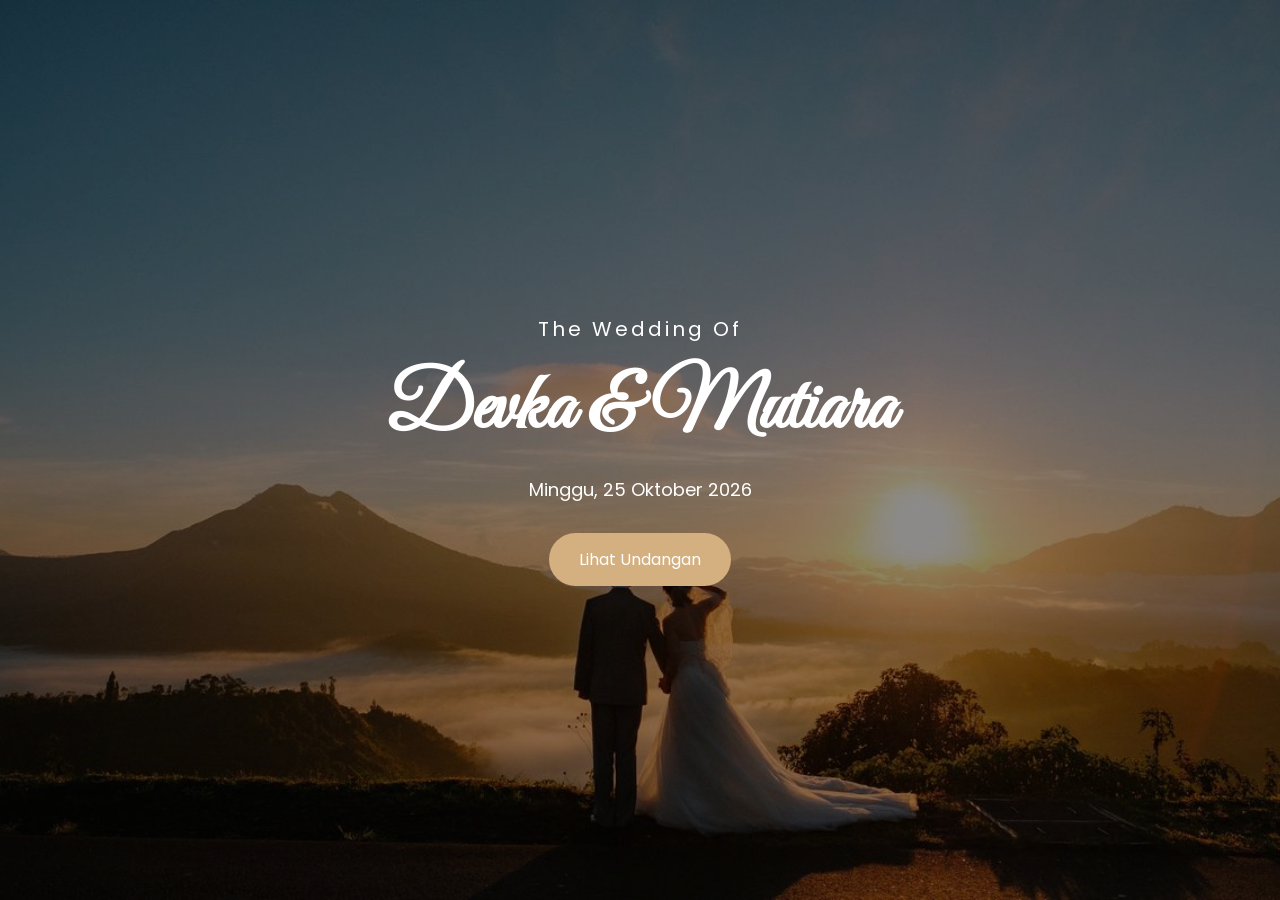
<file: index.html>
<!DOCTYPE html>
<html lang="id">
<head>
  <meta charset="UTF-8">
  <meta name="viewport" content="width=device-width, initial-scale=1.0">
  <title>Wedding Invitation</title>
  <link rel="stylesheet" href="style.css">

  <!-- Font -->
  <link rel="preconnect" href="https://fonts.googleapis.com">
  <link href="https://fonts.googleapis.com/css2?family=Poppins:wght@300;400;600&family=Great+Vibes&display=swap" rel="stylesheet">
</head>
<body>

  <section class="hero">
    <div class="overlay"></div>

    <div class="content">
      <p class="invite">The Wedding Of</p>

      <h1>Devka & Mutiara</h1>

      <p class="date">
        Minggu, 25 Oktober 2026
      </p>

        <a 
        href="detail.html"
        target="_blank"
        class="btn"
        >
        Lihat Undangan
      </a>
    </div>
  </section>
</body>
</html>
</file>
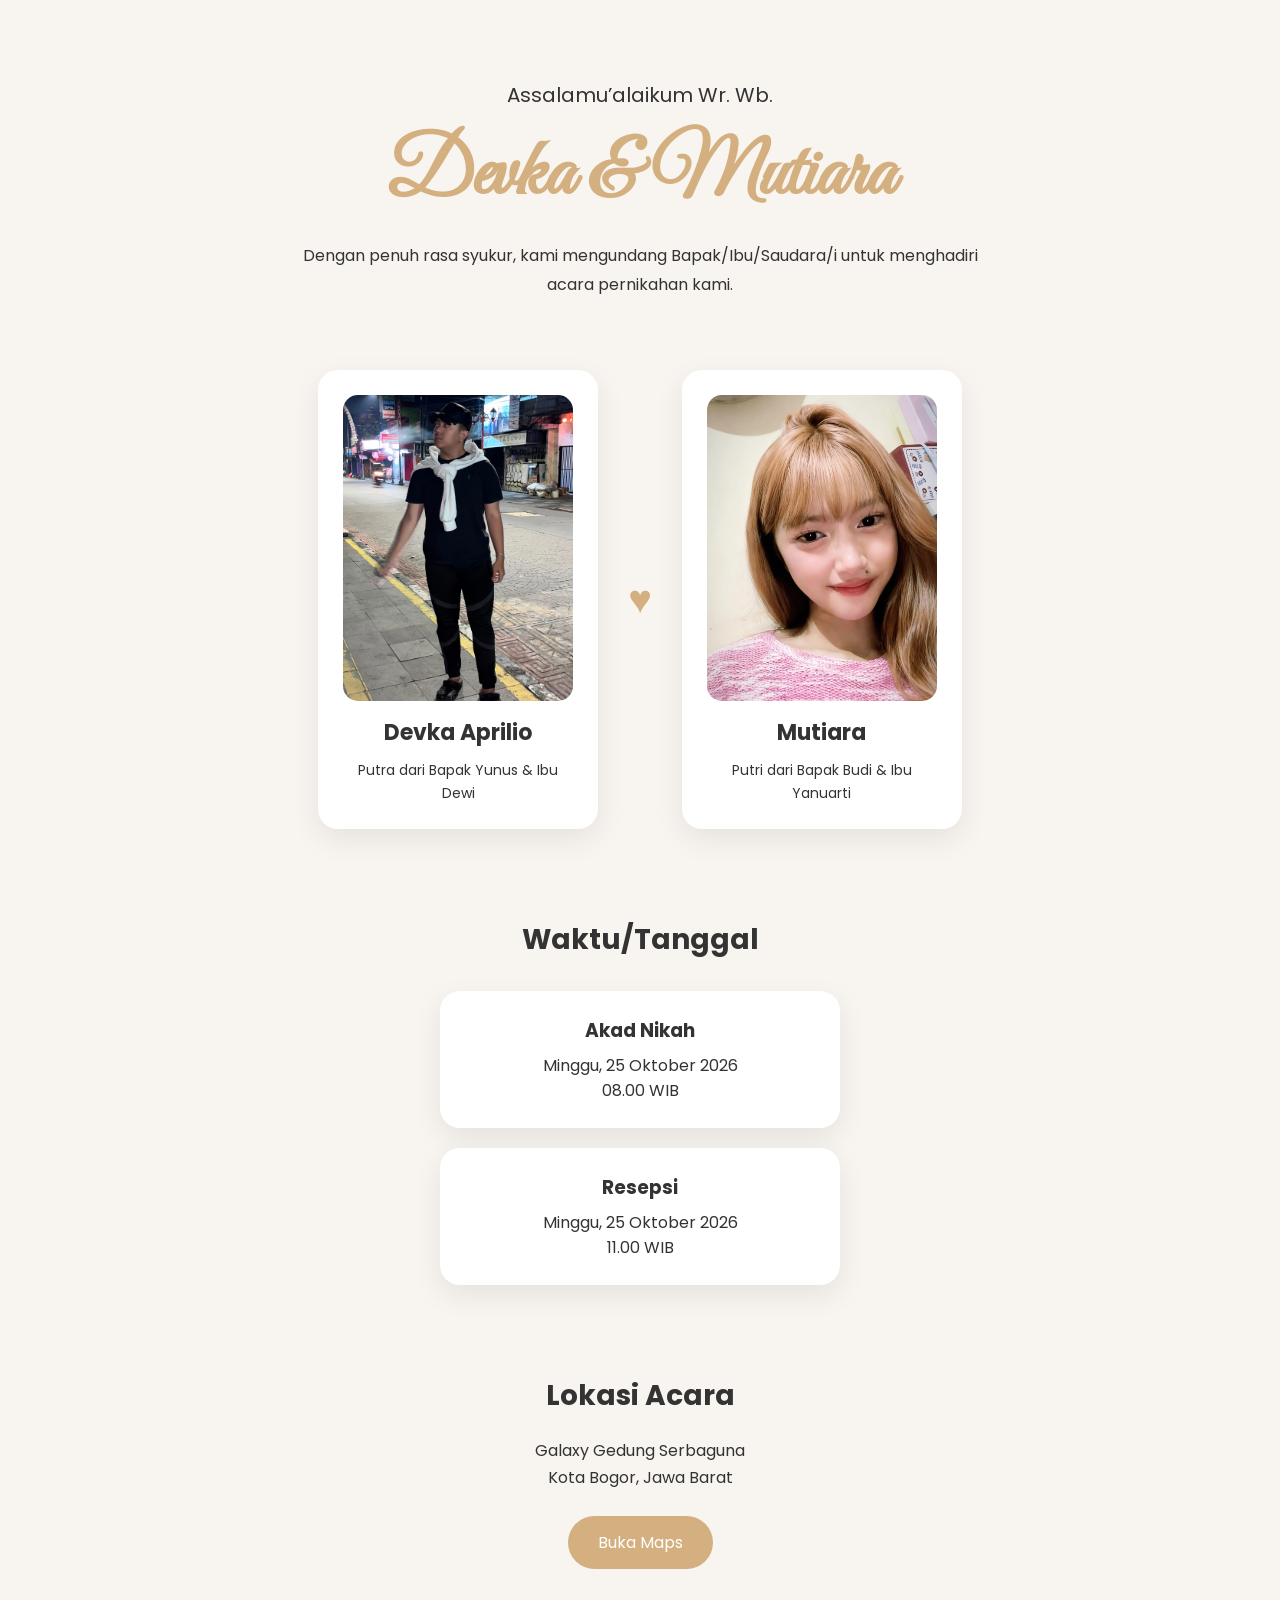
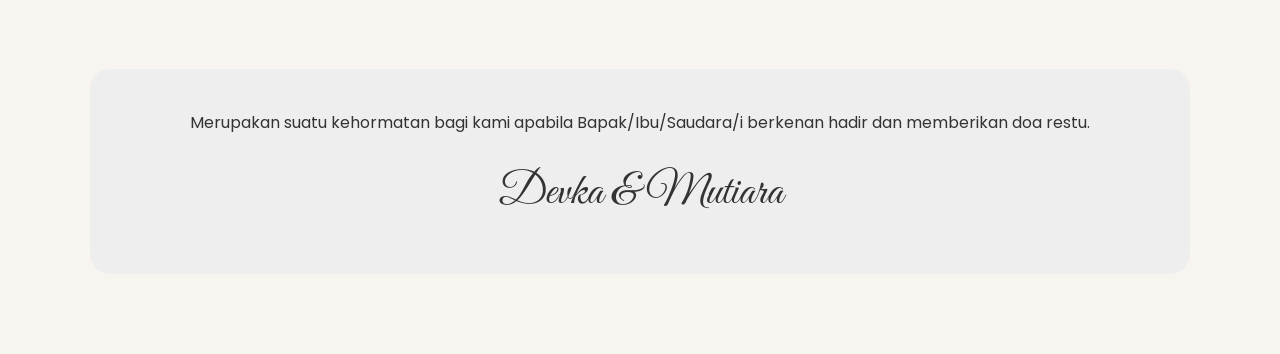
<file: detail.html>
<!DOCTYPE html>
<html lang="id">
<head>
  <meta charset="UTF-8">
  <meta name="viewport" content="width=device-width, initial-scale=1.0">

  <title>Detail Undangan</title>
  <link rel="stylesheet" href="style.css">

  <!-- Font -->
  <link rel="preconnect" href="https://fonts.googleapis.com">
  <link href="https://fonts.googleapis.com/css2?family=Poppins:wght@300;400;600&family=Great+Vibes&display=swap" rel="stylesheet">
</head>
<body>

  <section class="detail-page">

    <div class="container">

      <p class="opening">
        Assalamu’alaikum Wr. Wb.
      </p>

      <h1 class="title">
        Devka & Mutiara
      </h1>

      <p class="description">
        Dengan penuh rasa syukur, kami mengundang
        Bapak/Ibu/Saudara/i untuk menghadiri
        acara pernikahan kami.
      </p>

      <!-- Mempelai -->
      <div class="couple">

        <div class="card">
          <img src="WhatsApp Image 2026-10-22 at 19.34.46.jpeg" alt="">
          <h2>Devka Aprilio</h2>
          <p>Putra dari Bapak Yunus & Ibu Dewi</p>
        </div>

        <div class="heart">
          ♥
        </div>

        <div class="card">
          <img src= "WhatsApp Image 2026-10-22 at 19.24.00.jpeg" alt="">
          <h2>Mutiara</h2>
          <p>Putri dari Bapak Budi & Ibu Yanuarti</p>
        </div>

      </div>

      <!-- Acara -->
      <div class="event-section">

        <h2>Waktu/Tanggal</h2>

        <div class="event-box">
          <h3>Akad Nikah</h3>
          <p>Minggu, 25 Oktober 2026</p>
          <p>08.00 WIB</p>
        </div>

        <div class="event-box">
          <h3>Resepsi</h3>
          <p>Minggu, 25 Oktober 2026</p>
          <p>11.00 WIB</p>
        </div>

      </div>

      <!-- Lokasi -->
      <div class="location">

        <h2>Lokasi Acara</h2>

        <p>
          Galaxy Gedung Serbaguna<br>
          Kota Bogor, Jawa Barat
        </p>

        <a
          href="https://maps.app.goo.gl/wW2aEyejvw2Tt37F6"
          target="_blank"
          class="btn"
        >
          Buka Maps
        </a>

      </div>

      <!-- Penutup -->
      <footer>

        <p>
          Merupakan suatu kehormatan bagi kami
          apabila Bapak/Ibu/Saudara/i berkenan hadir
          dan memberikan doa restu.
        </p>

        <h3>Devka & Mutiara</h3>
      </footer>
    </div>
  </section>
</body>
</html>
</file>
<file: style.css>
/* ============ RESET & DASAR ============ */
*{
  margin: 0;
  padding: 0;
  box-sizing: border-box;
}

html{
  -webkit-text-size-adjust: 100%;
}

body{
  font-family: 'Poppins', sans-serif;
  background: #f8f5f0;
  color: #333;
  overflow-x: hidden;
}

img{
  max-width: 100%;
  display: block;
}

/* ============ HALAMAN DEPAN (HERO) ============ */
.hero{
  min-height: 100vh;
  min-height: 100svh;               /* pas di layar HP (tanpa terpotong address bar) */
  background: url(8565fff095f62998b4a56dfd1980630a.jpg) center/cover no-repeat;
  position: relative;

  display: flex;
  justify-content: center;
  align-items: center;
  text-align: center;
}

.overlay{
  position: absolute;
  inset: 0;
  background: rgba(0,0,0,0.45);
}

.content{
  position: relative;
  z-index: 2;
  color: white;
  padding: 20px;
  width: 100%;
  max-width: 900px;
}

.invite{
  font-size: clamp(14px, 2.4vw, 20px);
  letter-spacing: 3px;
}

.hero h1{
  font-family: 'Great Vibes', cursive;
  font-size: clamp(48px, 11vw, 80px);
  line-height: 1.15;
  margin: 20px 0;
}

.date{
  font-size: clamp(15px, 2.4vw, 18px);
  margin-bottom: 30px;
}

.btn{
  display: inline-block;
  padding: 14px 30px;
  background: #d4af7f;
  color: #fff;
  text-decoration: none;
  border-radius: 50px;
  transition: 0.3s;
  font-size: 16px;
}

.btn:hover{
  background: #b89263;
}

/* ============ HALAMAN DETAIL ============ */
.detail-page{
  min-height: 100vh;
  padding: 80px 20px;
  background: #f8f5f0;
}

.container{
  max-width: 1100px;
  margin: auto;
  text-align: center;
}

.opening{
  font-size: clamp(16px, 2.6vw, 20px);
  margin-bottom: 20px;
}

.title{
  font-family: 'Great Vibes', cursive;
  font-size: clamp(48px, 11vw, 80px);
  line-height: 1.15;
  color: #d4af7f;
  margin-bottom: 20px;
}

.description{
  max-width: 700px;
  margin: auto;
  line-height: 1.8;
  font-size: clamp(14px, 2vw, 16px);
}

/* Mempelai */
.couple{
  display: flex;
  justify-content: center;
  align-items: center;
  gap: 30px;
  flex-wrap: wrap;
  margin-top: 70px;
}

.card{
  background: white;
  padding: 25px;
  border-radius: 20px;
  width: 280px;
  box-shadow: 0 10px 30px rgba(0,0,0,0.08);
}

.card img{
  width: 100%;
  aspect-ratio: 3 / 4;             /* semua foto ukurannya seragam */
  object-fit: cover;
  object-position: center top;
  border-radius: 15px;
  margin-bottom: 15px;
}

.card h2{
  margin-bottom: 10px;
  font-size: 22px;
}

.card p{
  font-size: 14px;
  line-height: 1.6;
}

.heart{
  font-size: 40px;
  color: #d4af7f;
}

/* Acara */
.event-section{
  margin-top: 90px;
}

.event-section h2{
  margin-bottom: 30px;
  font-size: clamp(22px, 4vw, 28px);
}

.event-box{
  background: white;
  padding: 25px;
  border-radius: 20px;
  margin: 20px auto;
  max-width: 400px;
  box-shadow: 0 10px 30px rgba(0,0,0,0.08);
}

.event-box h3{
  margin-bottom: 8px;
}

/* Lokasi */
.location{
  margin-top: 90px;
}

.location h2{
  margin-bottom: 20px;
  font-size: clamp(22px, 4vw, 28px);
}

.location p{
  margin-bottom: 25px;
  line-height: 1.7;
}

/* Penutup */
footer{
  margin-top: 100px;
  padding: 40px 20px;
  background: #eee;
  border-radius: 20px;
  line-height: 1.8;
}

footer h3{
  margin-top: 15px;
  font-family: 'Great Vibes', cursive;
  font-size: clamp(34px, 7vw, 45px);
  font-weight: 400;
}

/* ============ TABLET (maks 1024px) ============ */
@media (max-width: 1024px){

  .detail-page{
    padding: 70px 30px;
  }

  .couple{
    margin-top: 55px;
    gap: 24px;
  }

  .card{
    width: 300px;
  }

  .event-section,
  .location{
    margin-top: 70px;
  }

  /* Akad & Resepsi berdampingan di tablet */
  .event-section{
    display: grid;
    grid-template-columns: 1fr 1fr;
    column-gap: 24px;
    max-width: 700px;
    margin-left: auto;
    margin-right: auto;
  }

  .event-section h2{
    grid-column: 1 / -1;
    margin-bottom: 10px;
  }

  .event-box{
    width: 100%;
    max-width: none;
    margin: 20px 0 0;
  }

  footer{
    margin-top: 80px;
  }
}

/* ============ TABLET KECIL / HP LANDSCAPE (maks 768px) ============ */
@media (max-width: 768px){

  .detail-page{
    padding: 60px 20px;
  }

  .couple{
    flex-direction: column;
    gap: 14px;
    margin-top: 45px;
  }

  .card{
    width: 100%;
    max-width: 340px;
  }

  .heart{
    font-size: 34px;
    line-height: 1;
  }

  .event-section{
    display: block;
    margin-top: 60px;
  }

  .event-box{
    max-width: 380px;
    margin: 18px auto;
  }

  .location{
    margin-top: 60px;
  }

  footer{
    margin-top: 70px;
    padding: 32px 20px;
  }
}

/* ============ HP (maks 480px) ============ */
@media (max-width: 480px){

  .content{
    padding: 16px;
  }

  .invite{
    letter-spacing: 2px;
  }

  .btn{
    padding: 13px 28px;
    font-size: 15px;
  }

  .detail-page{
    padding: 48px 16px;
  }

  .card{
    max-width: 100%;
    padding: 20px;
  }

  .card h2{
    font-size: 20px;
  }

  .event-section,
  .location{
    margin-top: 50px;
  }

  .event-box{
    padding: 20px;
    max-width: 100%;
  }

  footer{
    margin-top: 60px;
    padding: 28px 16px;
    border-radius: 16px;
  }
}

/* ============ HP KECIL (maks 360px) ============ */
@media (max-width: 360px){

  .hero h1,
  .title{
    font-size: 42px;
  }

  .card{
    padding: 16px;
  }
}

/* ============ HP LANDSCAPE (layar pendek) ============ */
@media (max-height: 480px) and (orientation: landscape){

  .hero{
    min-height: 100vh;
    padding: 30px 0;
  }

  .hero h1{
    margin: 10px 0;
  }

  .date{
    margin-bottom: 18px;
  }
}
</file>
